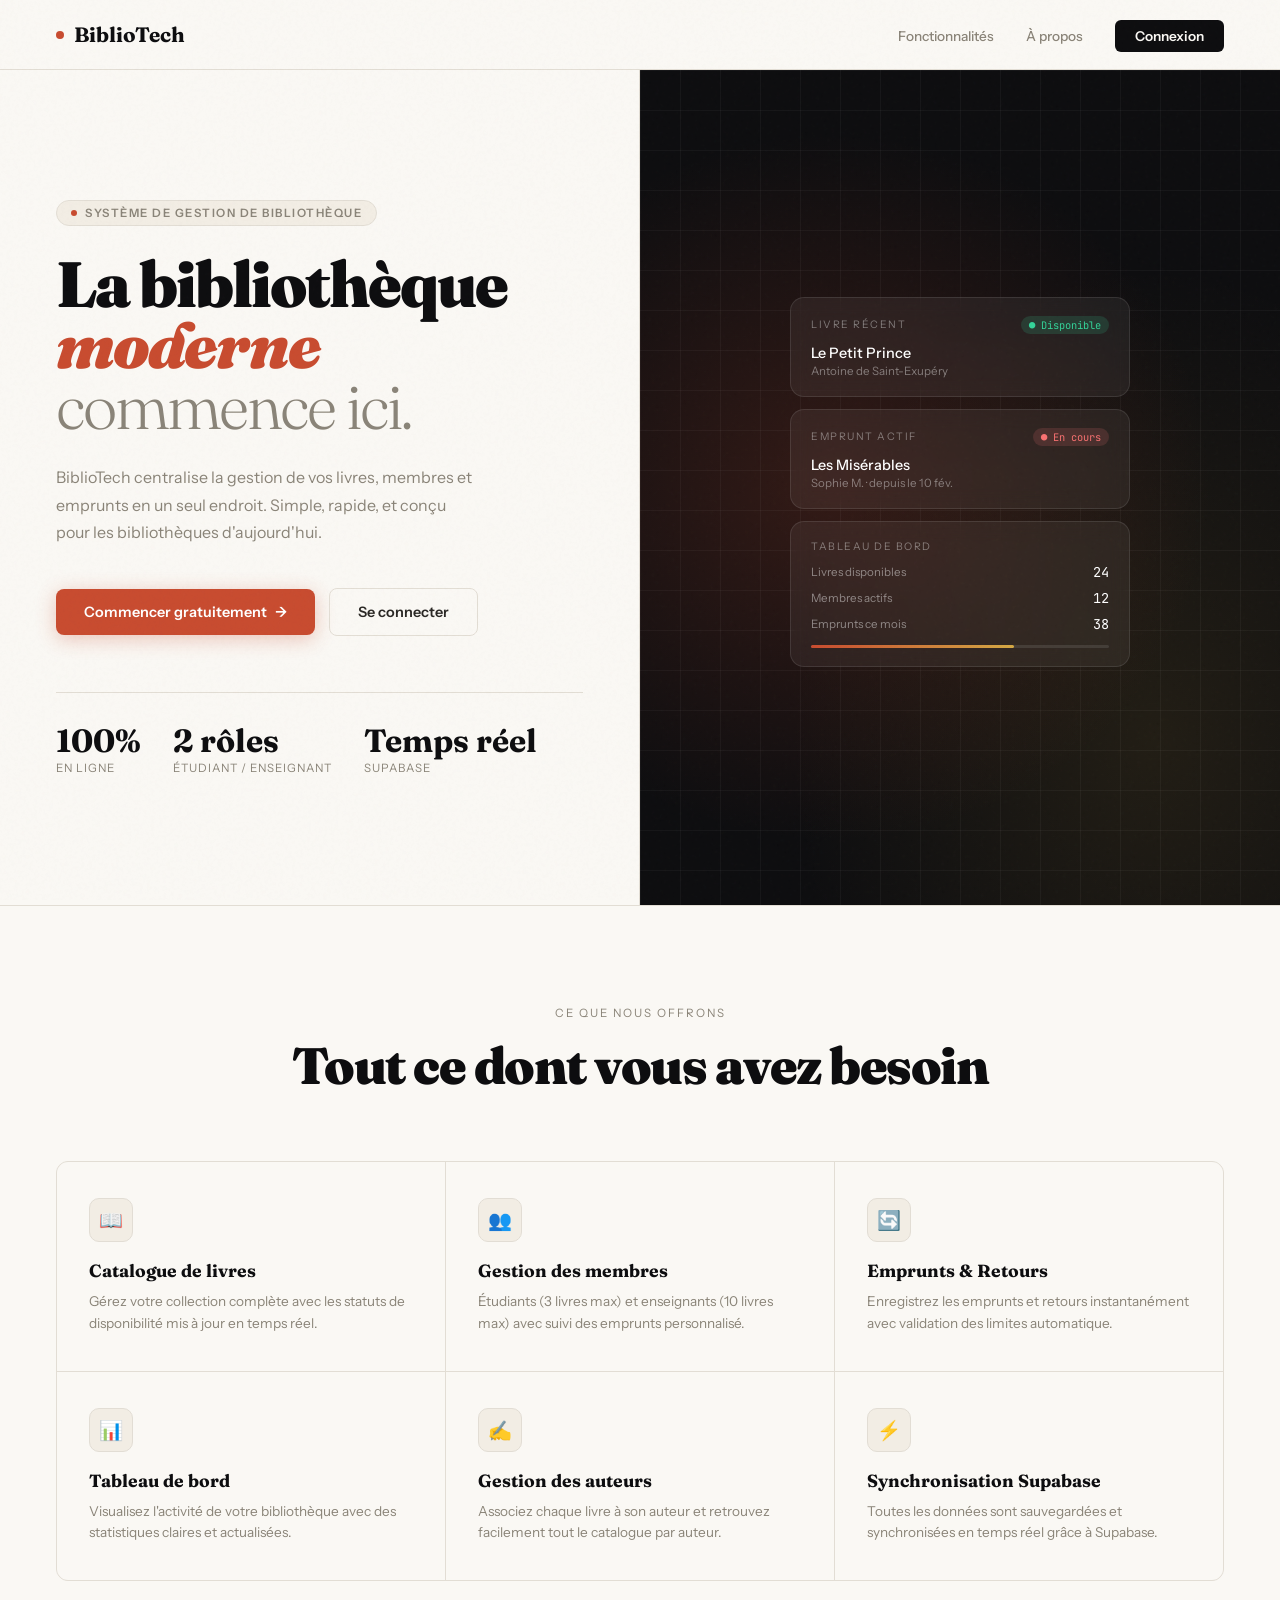
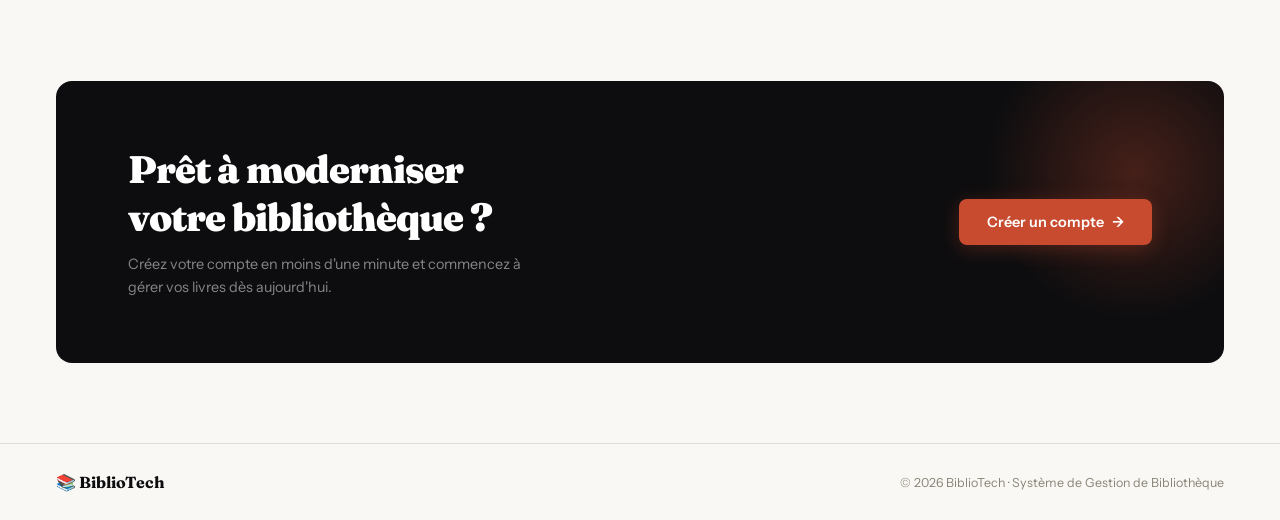
<file: index.html>
<!DOCTYPE html>
<html lang="fr">
<head>
  <meta charset="UTF-8">
  <meta name="viewport" content="width=device-width, initial-scale=1.0">
  <title>BiblioTech — Gestion de Bibliothèque</title>
  <link href="https://fonts.googleapis.com/css2?family=Fraunces:ital,wght@0,300;0,700;0,900;1,300;1,700&family=Instrument+Sans:wght@400;500;600&family=JetBrains+Mono:wght@400;500&display=swap" rel="stylesheet">
  <link rel="stylesheet" href="style.css">
</head>
<body>

  <!-- ── NAV ── -->
  <nav>
    <a href="index.html" class="nav-logo">
      <span class="nav-logo-dot"></span>
      BiblioTech
    </a>
    <ul class="nav-links">
      <li><a href="#features">Fonctionnalités</a></li>
      <li><a href="#about">À propos</a></li>
      <li><a href="auth.html" class="nav-cta">Connexion</a></li>
    </ul>
  </nav>

  <!-- ── HERO ── -->
  <section class="hero">
    <div class="hero-left">
      <div class="hero-tag">
        <span class="hero-tag-dot"></span>
        Système de gestion de bibliothèque
      </div>
      <h1 class="hero-h1">
        La bibliothèque
        <em>moderne</em>
        <span class="line2">commence ici.</span>
      </h1>
      <p class="hero-p">
        BiblioTech centralise la gestion de vos livres, membres et emprunts
        en un seul endroit. Simple, rapide, et conçu pour les bibliothèques d'aujourd'hui.
      </p>
      <div class="hero-actions">
        <a href="auth.html?tab=register" class="btn-hero btn-hero-primary">
          Commencer gratuitement <span class="arrow">→</span>
        </a>
        <a href="auth.html?tab=login" class="btn-hero btn-hero-ghost">
          Se connecter
        </a>
      </div>
      <div class="hero-stats">
        <div class="hs-item">
          <div class="hs-val">100%</div>
          <div class="hs-label">En ligne</div>
        </div>
        <div class="hs-item">
          <div class="hs-val">2 rôles</div>
          <div class="hs-label">Étudiant / Enseignant</div>
        </div>
        <div class="hs-item">
          <div class="hs-val">Temps réel</div>
          <div class="hs-label">Supabase</div>
        </div>
      </div>
    </div>

    <!-- ── HERO VISUAL ── -->
    <div class="hero-right">
      <div class="hero-right-bg"></div>
      <div class="grid-lines"></div>
      <div class="hero-visual">
        <div class="hv-card">
          <div class="hv-card-top">
            <span class="hv-label">Livre récent</span>
            <span class="hv-badge ok">● Disponible</span>
          </div>
          <div class="hv-title">Le Petit Prince</div>
          <div class="hv-sub">Antoine de Saint-Exupéry</div>
        </div>
        <div class="hv-card">
          <div class="hv-card-top">
            <span class="hv-label">Emprunt actif</span>
            <span class="hv-badge out">● En cours</span>
          </div>
          <div class="hv-title">Les Misérables</div>
          <div class="hv-sub">Sophie M. · depuis le 10 fév.</div>
        </div>
        <div class="hv-card">
          <div class="hv-card-top">
            <span class="hv-label">Tableau de bord</span>
          </div>
          <div class="hv-row">
            <span class="hv-stat-label">Livres disponibles</span>
            <span class="hv-stat-val">24</span>
          </div>
          <div class="hv-row">
            <span class="hv-stat-label">Membres actifs</span>
            <span class="hv-stat-val">12</span>
          </div>
          <div class="hv-row">
            <span class="hv-stat-label">Emprunts ce mois</span>
            <span class="hv-stat-val">38</span>
          </div>
          <div class="hv-bar-wrap">
            <div class="hv-bar"></div>
          </div>
        </div>
      </div>
    </div>
  </section>

  <!-- ── FEATURES ── -->
  <section class="features" id="features">
    <div class="features-header">
      <div class="features-sup">Ce que nous offrons</div>
      <h2 class="features-title">Tout ce dont vous avez besoin</h2>
    </div>
    <div class="features-grid">
      <div class="feature-card">
        <div class="fc-icon">📖</div>
        <div class="fc-title">Catalogue de livres</div>
        <div class="fc-desc">Gérez votre collection complète avec les statuts de disponibilité mis à jour en temps réel.</div>
      </div>
      <div class="feature-card">
        <div class="fc-icon">👥</div>
        <div class="fc-title">Gestion des membres</div>
        <div class="fc-desc">Étudiants (3 livres max) et enseignants (10 livres max) avec suivi des emprunts personnalisé.</div>
      </div>
      <div class="feature-card">
        <div class="fc-icon">🔄</div>
        <div class="fc-title">Emprunts & Retours</div>
        <div class="fc-desc">Enregistrez les emprunts et retours instantanément avec validation des limites automatique.</div>
      </div>
      <div class="feature-card">
        <div class="fc-icon">📊</div>
        <div class="fc-title">Tableau de bord</div>
        <div class="fc-desc">Visualisez l'activité de votre bibliothèque avec des statistiques claires et actualisées.</div>
      </div>
      <div class="feature-card">
        <div class="fc-icon">✍️</div>
        <div class="fc-title">Gestion des auteurs</div>
        <div class="fc-desc">Associez chaque livre à son auteur et retrouvez facilement tout le catalogue par auteur.</div>
      </div>
      <div class="feature-card">
        <div class="fc-icon">⚡</div>
        <div class="fc-title">Synchronisation Supabase</div>
        <div class="fc-desc">Toutes les données sont sauvegardées et synchronisées en temps réel grâce à Supabase.</div>
      </div>
    </div>
  </section>

  <!-- ── CTA BANNER ── -->
  <div class="cta-banner" id="about">
    <div class="cta-left">
      <div class="cta-title">Prêt à moderniser<br>votre bibliothèque ?</div>
      <div class="cta-sub">Créez votre compte en moins d'une minute et commencez à gérer vos livres dès aujourd'hui.</div>
    </div>
    <div class="cta-right">
      <a href="auth.html?tab=register" class="btn-hero btn-hero-primary">
        Créer un compte <span class="arrow">→</span>
      </a>
    </div>
  </div>

  <!-- ── FOOTER ── -->
  <footer>
    <div class="footer-logo">📚 BiblioTech</div>
    <div class="footer-copy">© 2026 BiblioTech · Système de Gestion de Bibliothèque</div>
  </footer>

</body>
</html>
</file>
<file: style.css>
*, *::before, *::after { margin: 0; padding: 0; box-sizing: border-box; }

:root {
  --ink:     #0d0d0f;
  --paper:   #faf8f4;
  --warm:    #f2ede4;
  --accent:  #c84b2f;
  --accent2: #e8693a;
  --gold:    #d4a843;
  --muted:   #8a8478;
  --border:  #e2ddd4;
  --text:    #2a2724;
}

html { scroll-behavior: smooth; }

body {
  font-family: 'Instrument Sans', sans-serif;
  background: var(--paper);
  color: var(--text);
  overflow-x: hidden;
}

/* ── NOISE ── */
body::before {
  content: '';
  position: fixed; inset: 0;
  background-image: url("data:image/svg+xml,%3Csvg viewBox='0 0 256 256' xmlns='http://www.w3.org/2000/svg'%3E%3Cfilter id='noise'%3E%3CfeTurbulence type='fractalNoise' baseFrequency='0.9' numOctaves='4' stitchTiles='stitch'/%3E%3C/filter%3E%3Crect width='100%25' height='100%25' filter='url(%23noise)' opacity='0.04'/%3E%3C/svg%3E");
  pointer-events: none;
  z-index: 1000;
  opacity: .5;
}

/* ── NAV ── */
nav {
  display: flex; align-items: center; justify-content: space-between;
  padding: 22px 56px;
  border-bottom: 1px solid var(--border);
  position: sticky; top: 0;
  background: rgba(250,248,244,.92);
  -webkit-backdrop-filter: blur(12px);
  backdrop-filter: blur(12px);
  z-index: 100;
}
.nav-logo {
  display: flex; align-items: center; gap: 10px;
  font-family: 'Fraunces', serif;
  font-size: 1.3rem; font-weight: 700;
  color: var(--ink); text-decoration: none;
}
.nav-logo-dot {
  width: 8px; height: 8px;
  background: var(--accent);
  border-radius: 50%;
}
.nav-links { display: flex; gap: 32px; list-style: none; }
.nav-links a {
  font-size: .85rem; font-weight: 500;
  color: var(--muted); text-decoration: none;
  transition: color .2s;
}
.nav-links a:hover { color: var(--text); }
.nav-cta {
  background: var(--ink) !important;
  color: var(--paper) !important;
  padding: 8px 20px;
  border-radius: 6px;
  font-weight: 600 !important;
  transition: background .2s !important;
}
.nav-cta:hover { background: var(--accent) !important; }

/* ── HERO ── */
.hero {
  display: grid;
  grid-template-columns: 1fr 1fr;
  min-height: calc(100vh - 65px);
}
.hero-left {
  padding: 80px 56px;
  display: flex; flex-direction: column; justify-content: center;
  border-right: 1px solid var(--border);
}
.hero-tag {
  display: inline-flex; align-items: center; gap: 8px;
  background: var(--warm);
  border: 1px solid var(--border);
  border-radius: 20px;
  padding: 5px 14px;
  font-size: .72rem; font-weight: 600;
  color: var(--muted);
  text-transform: uppercase; letter-spacing: 1.5px;
  margin-bottom: 28px; width: fit-content;
  animation: fadeSlide .6s ease both;
}
.hero-tag-dot { width: 6px; height: 6px; background: var(--accent); border-radius: 50%; }

.hero-h1 {
  font-family: 'Fraunces', serif;
  font-size: clamp(3rem, 5vw, 5.2rem);
  font-weight: 900; line-height: .95; letter-spacing: -2px;
  color: var(--ink); margin-bottom: 28px;
  animation: fadeSlide .6s .1s ease both;
}
.hero-h1 em { font-style: italic; color: var(--accent); }
.hero-h1 .line2 { display: block; color: var(--muted); font-weight: 300; }

.hero-p {
  font-size: 1rem; color: var(--muted); line-height: 1.7;
  max-width: 420px; margin-bottom: 42px;
  animation: fadeSlide .6s .2s ease both;
}
.hero-actions {
  display: flex; align-items: center; gap: 14px;
  animation: fadeSlide .6s .3s ease both;
}
.btn-hero {
  display: inline-flex; align-items: center; gap: 8px;
  padding: 14px 28px; border-radius: 8px;
  font-family: 'Instrument Sans', sans-serif;
  font-size: .9rem; font-weight: 600;
  border: none; text-decoration: none;
  transition: all .22s;
}
.btn-hero-primary {
  background: var(--accent); color: #fff;
  box-shadow: 0 4px 20px rgba(200,75,47,.3);
}
.btn-hero-primary:hover {
  background: var(--accent2);
  transform: translateY(-2px);
  box-shadow: 0 8px 28px rgba(200,75,47,.4);
}
.btn-hero-ghost {
  background: transparent; color: var(--text);
  border: 1.5px solid var(--border);
}
.btn-hero-ghost:hover { border-color: var(--text); background: var(--warm); }
.arrow { transition: transform .2s; }
.btn-hero-primary:hover .arrow { transform: translateX(4px); }

.hero-stats {
  display: flex; gap: 32px;
  margin-top: 56px; padding-top: 32px;
  border-top: 1px solid var(--border);
  animation: fadeSlide .6s .4s ease both;
}
.hs-val {
  font-family: 'Fraunces', serif;
  font-size: 2rem; font-weight: 700;
  color: var(--ink); line-height: 1;
}
.hs-label { font-size: .72rem; color: var(--muted); margin-top: 4px; text-transform: uppercase; letter-spacing: 1px; }

/* ── HERO RIGHT ── */
.hero-right {
  background: var(--ink);
  position: relative; overflow: hidden;
  display: flex; align-items: center; justify-content: center;
}
.hero-right-bg {
  position: absolute; inset: 0;
  background:
    radial-gradient(ellipse at 30% 50%, rgba(200,75,47,.2) 0%, transparent 60%),
    radial-gradient(ellipse at 80% 80%, rgba(212,168,67,.1) 0%, transparent 50%);
}
.grid-lines {
  position: absolute; inset: 0;
  background-image:
    linear-gradient(rgba(255,255,255,.04) 1px, transparent 1px),
    linear-gradient(90deg, rgba(255,255,255,.04) 1px, transparent 1px);
  background-size: 40px 40px;
}
.hero-visual {
  position: relative; z-index: 2; width: 340px;
  animation: floatUp 6s ease-in-out infinite;
}
@keyframes floatUp {
  0%,100% { transform: translateY(0); }
  50%      { transform: translateY(-12px); }
}
.hv-card {
  background: rgba(255,255,255,.06);
  border: 1px solid rgba(255,255,255,.1);
  border-radius: 14px; padding: 18px 20px; margin-bottom: 12px;
  -webkit-backdrop-filter: blur(10px);
  backdrop-filter: blur(10px); transition: transform .3s;
}
.hv-card:hover { transform: translateX(6px); }
.hv-card-top { display: flex; align-items: center; justify-content: space-between; margin-bottom: 10px; }
.hv-label { font-size: .65rem; color: rgba(255,255,255,.4); text-transform: uppercase; letter-spacing: 1.5px; }
.hv-badge { font-size: .65rem; font-family: 'JetBrains Mono', monospace; padding: 2px 8px; border-radius: 20px; }
.hv-badge.ok  { background: rgba(52,211,153,.15); color: #34d399; }
.hv-badge.out { background: rgba(248,113,113,.15); color: #f87171; }
.hv-title { color: #fff; font-size: .9rem; font-weight: 500; margin-bottom: 2px; }
.hv-sub   { color: rgba(255,255,255,.4); font-size: .72rem; }
.hv-row { display: flex; justify-content: space-between; align-items: center; margin-bottom: 8px; }
.hv-stat-label { font-size: .72rem; color: rgba(255,255,255,.45); }
.hv-stat-val { font-family: 'JetBrains Mono', monospace; font-size: .85rem; color: #fff; }
.hv-bar-wrap { height: 3px; background: rgba(255,255,255,.1); border-radius: 2px; margin-top: 12px; }
.hv-bar { height: 3px; border-radius: 2px; background: linear-gradient(90deg, var(--accent), var(--gold)); width: 68%; }

/* ── FEATURES ── */
.features { padding: 100px 56px; border-top: 1px solid var(--border); }
.features-header { text-align: center; margin-bottom: 64px; }
.features-sup { font-size: .72rem; color: var(--muted); text-transform: uppercase; letter-spacing: 2px; margin-bottom: 14px; }
.features-title {
  font-family: 'Fraunces', serif;
  font-size: clamp(2rem, 4vw, 3.2rem);
  font-weight: 900; letter-spacing: -1.5px; color: var(--ink);
}
.features-grid {
  display: grid; grid-template-columns: repeat(3, 1fr);
  gap: 1px; background: var(--border);
  border: 1px solid var(--border); border-radius: 12px; overflow: hidden;
}
.feature-card { background: var(--paper); padding: 36px 32px; transition: background .2s; }
.feature-card:hover { background: var(--warm); }
.fc-icon {
  width: 44px; height: 44px;
  background: var(--warm); border: 1px solid var(--border);
  border-radius: 10px; display: grid; place-items: center;
  font-size: 1.2rem; margin-bottom: 18px;
  transition: background .2s, border-color .2s;
}
.feature-card:hover .fc-icon { background: var(--accent); border-color: var(--accent); }
.fc-title { font-family: 'Fraunces', serif; font-size: 1.1rem; font-weight: 700; margin-bottom: 10px; color: var(--ink); }
.fc-desc { font-size: .85rem; color: var(--muted); line-height: 1.6; }

/* ── CTA BANNER ── */
.cta-banner {
  margin: 0 56px 80px;
  background: var(--ink); border-radius: 16px;
  padding: 64px 72px;
  display: flex; align-items: center; justify-content: space-between; gap: 40px;
  position: relative; overflow: hidden;
}
.cta-banner::before {
  content: '';
  position: absolute; right: -60px; top: -60px;
  width: 300px; height: 300px;
  background: radial-gradient(circle, rgba(200,75,47,.3) 0%, transparent 70%);
  border-radius: 50%;
}
.cta-left { position: relative; z-index: 2; }
.cta-title {
  font-family: 'Fraunces', serif;
  font-size: clamp(1.8rem, 3vw, 2.6rem);
  font-weight: 900; color: #fff; letter-spacing: -1px; margin-bottom: 12px;
}
.cta-sub { font-size: .9rem; color: rgba(255,255,255,.5); max-width: 400px; line-height: 1.6; }
.cta-right { position: relative; z-index: 2; flex-shrink: 0; }

/* ── FOOTER ── */
footer {
  border-top: 1px solid var(--border);
  padding: 28px 56px;
  display: flex; align-items: center; justify-content: space-between;
}
.footer-logo { font-family: 'Fraunces', serif; font-weight: 700; font-size: 1rem; color: var(--ink); }
.footer-copy { font-size: .78rem; color: var(--muted); }

/* ── ANIMATIONS ── */
@keyframes fadeSlide {
  from { opacity: 0; transform: translateY(16px); }
  to   { opacity: 1; transform: translateY(0); }
}

/* ── RESPONSIVE ── */
@media (max-width: 900px) {
  nav { padding: 18px 24px; }
  .nav-links { display: none; }
  .hero { grid-template-columns: 1fr; }
  .hero-right { display: none; }
  .hero-left { padding: 56px 24px; }
  .features { padding: 60px 24px; }
  .features-grid { grid-template-columns: 1fr; }
  .cta-banner { margin: 0 24px 60px; padding: 40px 32px; flex-direction: column; }
  footer { padding: 24px; flex-direction: column; gap: 8px; }
}
</file>
